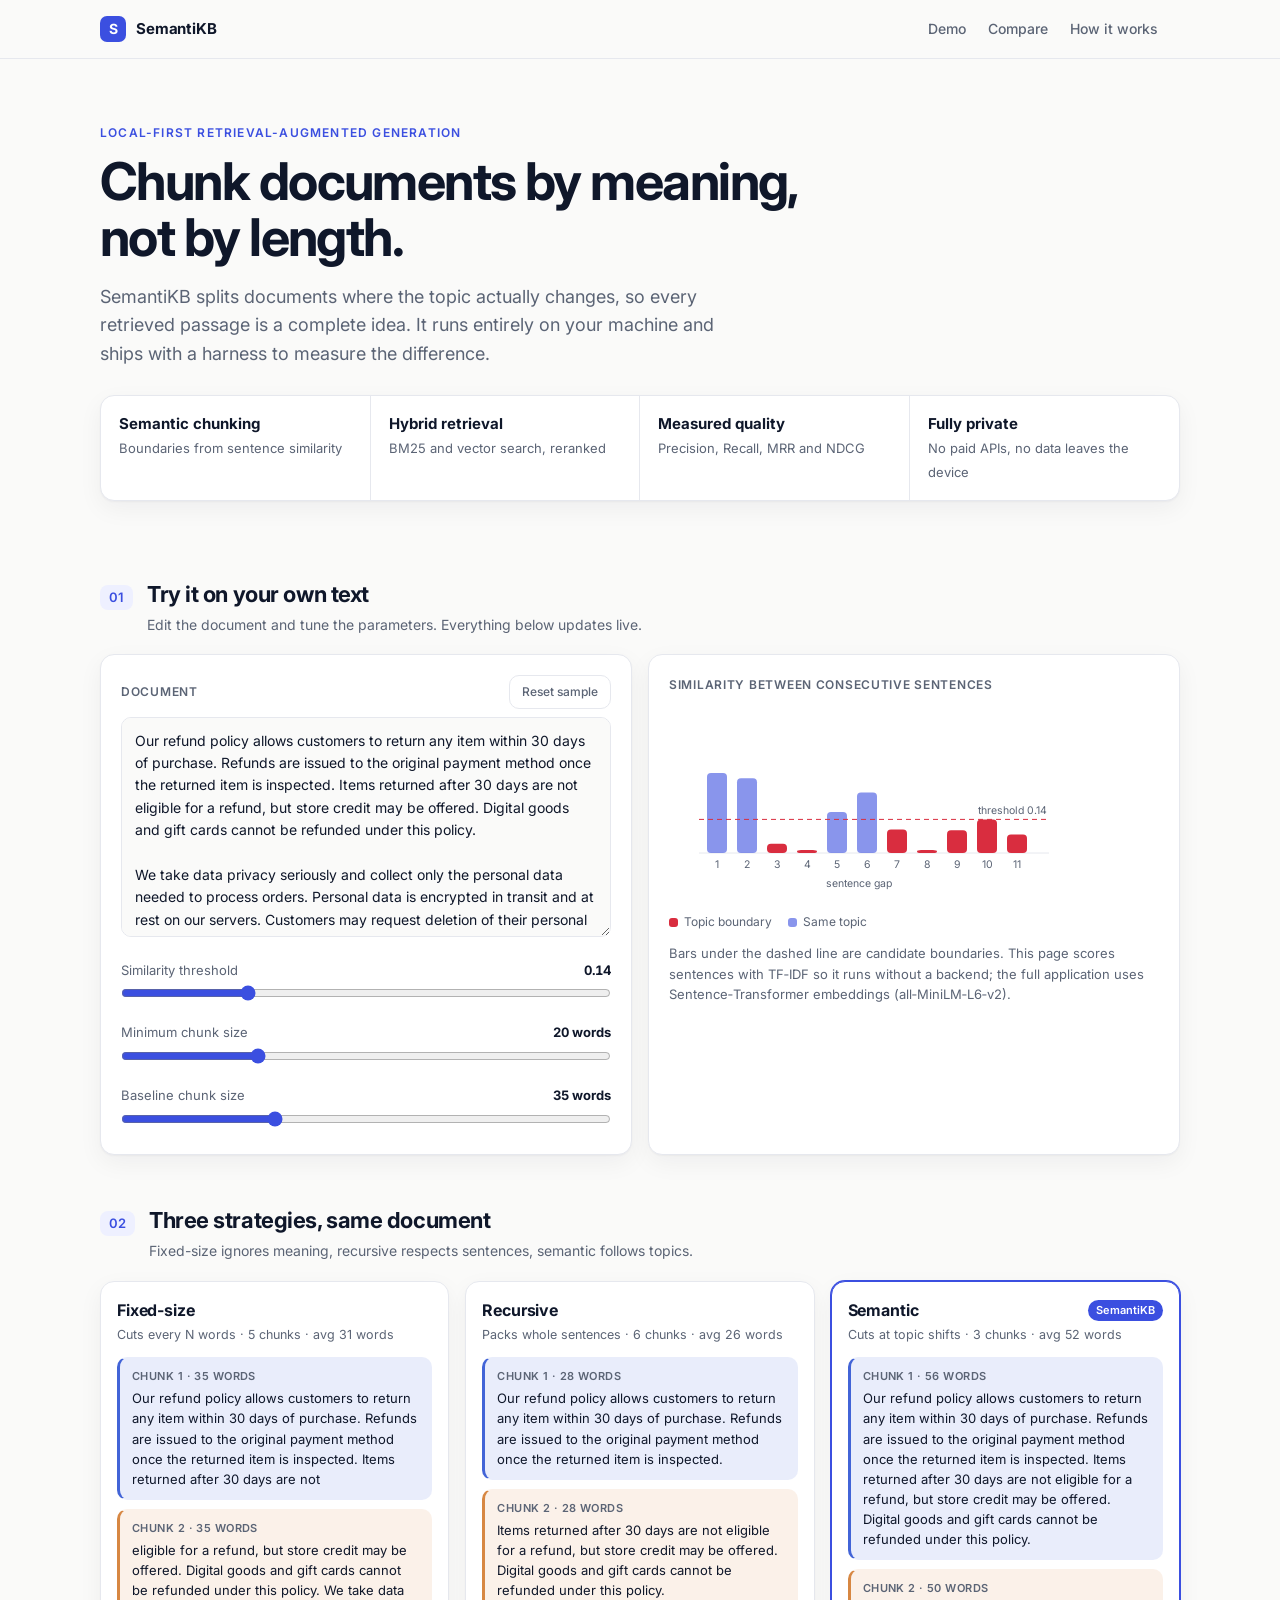
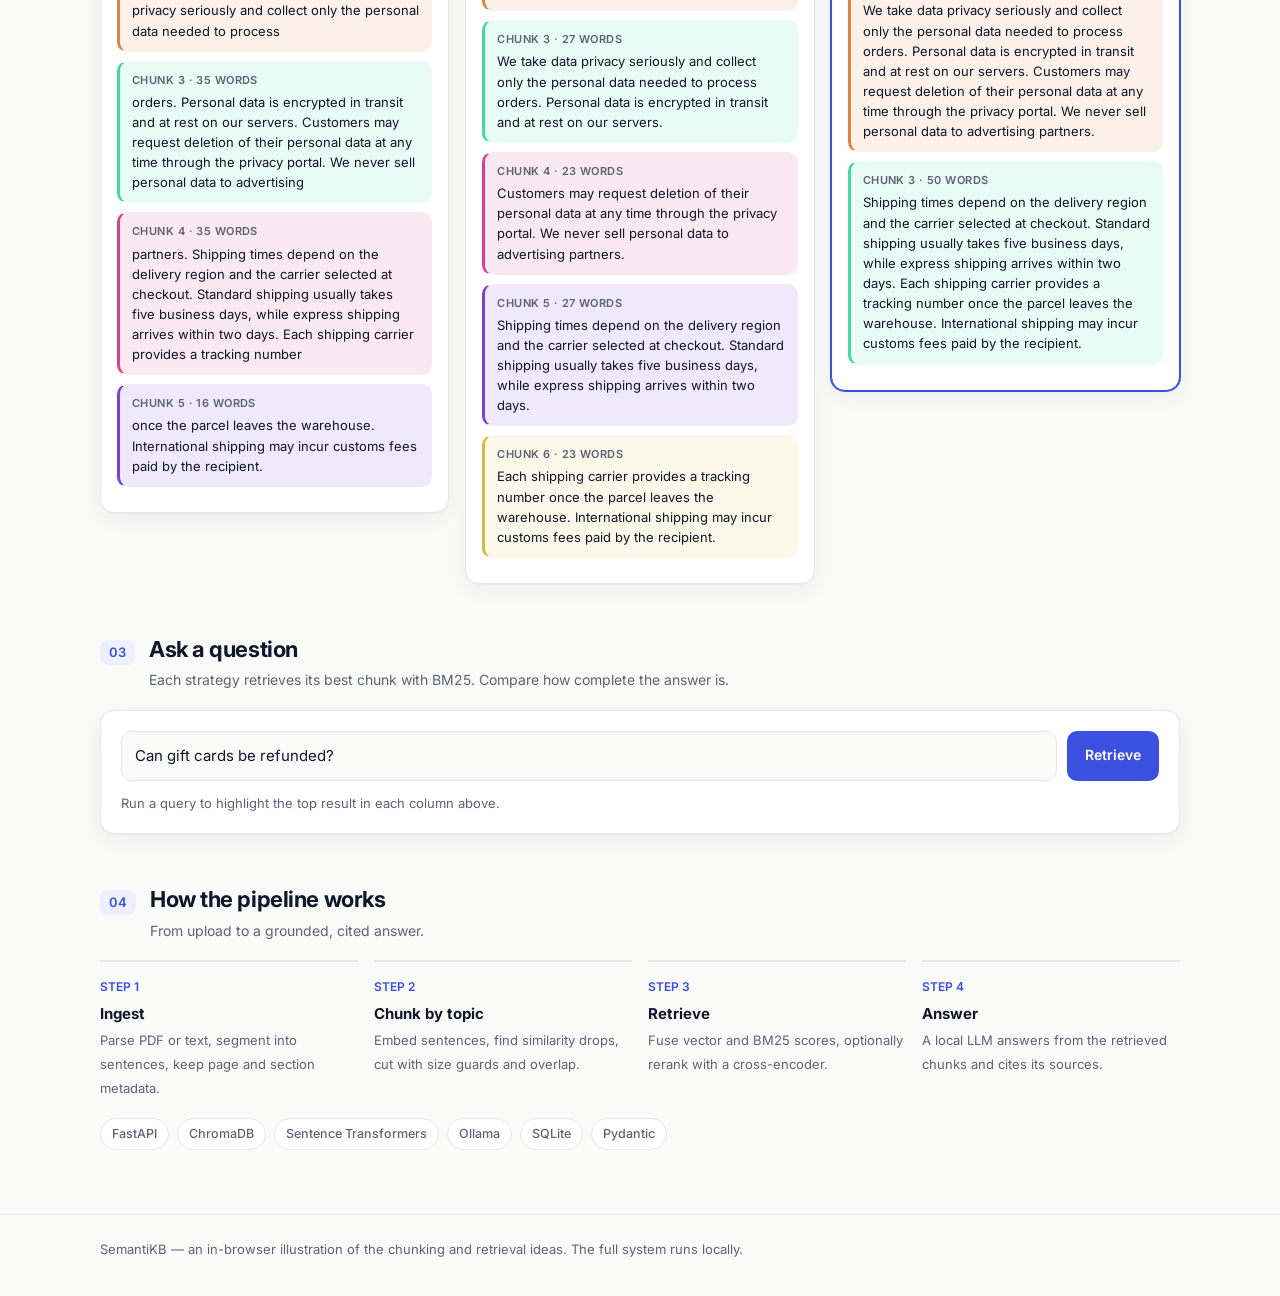
<file: index.html>
<!DOCTYPE html>
<html lang="en">
<head>
<meta charset="UTF-8">
<meta name="viewport" content="width=device-width, initial-scale=1, viewport-fit=cover">
<title>SemantiKB — Semantic Chunking Demo</title>
<link rel="icon" href="data:image/svg+xml,%3Csvg xmlns='http://www.w3.org/2000/svg' viewBox='0 0 32 32'%3E%3Crect width='32' height='32' rx='8' fill='%233b4fe0'/%3E%3Cpath d='M21 11.5c-1-1.6-2.8-2.5-5-2.5-2.8 0-4.6 1.4-4.6 3.5 0 4.6 9.6 2 9.6 7 0 2.2-2 3.5-4.9 3.5-2.4 0-4.4-1-5.5-2.8' fill='none' stroke='white' stroke-width='2.6' stroke-linecap='round'/%3E%3C/svg%3E">
<link rel="preconnect" href="https://fonts.googleapis.com">
<link rel="stylesheet" href="https://fonts.googleapis.com/css2?family=Inter:wght@400;500;600;700&display=swap">
<style>
:root{--bg:#fafaf9;--surface:#fff;--ink:#0f172a;--dim:#5b6475;--line:#e6e8ee;--accent:#3b4fe0;--on-accent:#fff;--soft:#eef0ff;--danger:#d92d3f;--shadow:0 1px 2px rgba(15,23,42,.04),0 8px 24px rgba(15,23,42,.05);
--r:14px;box-sizing:border-box;padding-top:env(safe-area-inset-top,0px);padding-bottom:env(safe-area-inset-bottom,0px);
font-family:Inter,-apple-system,BlinkMacSystemFont,"Segoe UI",Roboto,Helvetica,Arial,sans-serif;color-scheme:light}
@media (prefers-color-scheme:dark){:root:not([data-theme="light"]){--bg:#0b0d12;--surface:#12151c;--ink:#e8eaf0;--dim:#97a0b1;--line:#232836;--accent:#8b9bff;--on-accent:#0b0d12;--soft:#1a1f3a;--danger:#ff6b7a;--shadow:none;color-scheme:dark}}
:root[data-theme="dark"]{--bg:#0b0d12;--surface:#12151c;--ink:#e8eaf0;--dim:#97a0b1;--line:#232836;--accent:#8b9bff;--on-accent:#0b0d12;--soft:#1a1f3a;--danger:#ff6b7a;--shadow:none;color-scheme:dark}
html{scroll-padding-top:70px;scroll-behavior:smooth}
*{box-sizing:border-box}
body{margin:0;background:var(--bg);color:var(--ink);font-size:15px;line-height:1.6;-webkit-font-smoothing:antialiased}
a{color:var(--accent);text-decoration:none}
.wrap{max-width:1120px;margin:0 auto;padding:0 20px}
nav{position:sticky;top:env(safe-area-inset-top,0px);z-index:5;background:color-mix(in srgb,var(--bg) 88%,transparent);backdrop-filter:blur(10px);border-bottom:1px solid var(--line)}
nav .wrap{display:flex;align-items:center;justify-content:space-between;height:58px}
.brand{display:flex;align-items:center;gap:10px;font-weight:700;letter-spacing:-.01em;color:var(--ink)}
.mark{width:26px;height:26px;border-radius:7px;background:var(--accent);color:var(--on-accent);display:grid;place-items:center;font-size:14px;font-weight:700}
nav .links{display:flex;gap:22px;font-size:14px}
nav .links a{color:var(--dim);font-weight:500}
nav .links a:hover{color:var(--ink)}
.hero{padding:64px 0 36px}
.eyebrow{font-size:12px;font-weight:600;letter-spacing:.1em;text-transform:uppercase;color:var(--accent)}
h1{font-size:clamp(32px,5.4vw,52px);line-height:1.08;letter-spacing:-.03em;margin:12px 0 16px;max-width:760px;font-weight:700}
.lead{font-size:18px;color:var(--dim);max-width:660px;margin:0 0 26px}
.facts{display:grid;grid-template-columns:repeat(auto-fit,minmax(180px,1fr));border:1px solid var(--line);border-radius:var(--r);background:var(--surface);box-shadow:var(--shadow);overflow:hidden}
.fact{padding:16px 18px;border-right:1px solid var(--line)}
.fact:last-child{border-right:0}
.fact b{display:block;font-size:15px}
.fact span{font-size:13px;color:var(--dim)}
section{padding:40px 0 8px}
.sec-head{display:flex;align-items:baseline;gap:14px;margin-bottom:18px}
.num{font:600 13px/1 Inter,sans-serif;color:var(--accent);background:var(--soft);padding:6px 9px;border-radius:8px}
h2{font-size:22px;letter-spacing:-.02em;margin:0}
.desc{color:var(--dim);margin:2px 0 0;font-size:14px}
.card{background:var(--surface);border:1px solid var(--line);border-radius:var(--r);box-shadow:var(--shadow);padding:20px}
.grid2{display:grid;grid-template-columns:1fr 1fr;gap:16px}
@media (max-width:860px){.grid2{grid-template-columns:1fr}nav .links{display:none}.fact{border-right:0;border-bottom:1px solid var(--line)}.fact:last-child{border-bottom:0}}
.lbl{font-size:12px;font-weight:600;letter-spacing:.06em;text-transform:uppercase;color:var(--dim);margin-bottom:8px;display:flex;justify-content:space-between;align-items:center}
textarea,input[type=text]{width:100%;font:inherit;color:var(--ink);background:var(--bg);border:1px solid var(--line);border-radius:10px;padding:12px 13px;outline:none;transition:border-color .15s,box-shadow .15s}
textarea:focus,input[type=text]:focus{border-color:var(--accent);box-shadow:0 0 0 3px var(--soft)}
textarea{min-height:220px;resize:vertical;font-size:14px;line-height:1.6}
.sliders{display:grid;gap:14px;margin-top:16px}
.sl label{display:flex;justify-content:space-between;font-size:13px;color:var(--dim);margin-bottom:4px}
.sl b{color:var(--ink);font-variant-numeric:tabular-nums}
input[type=range]{width:100%;accent-color:var(--accent);margin:0}
button{font:inherit;font-weight:600;font-size:14px;border:0;border-radius:10px;padding:10px 18px;background:var(--accent);color:var(--on-accent);cursor:pointer;transition:transform .1s,opacity .15s}
button:hover{opacity:.9}button:active{transform:scale(.98)}
button.ghost{background:transparent;color:var(--dim);border:1px solid var(--line);padding:6px 12px;font-size:12px;font-weight:500}
.chart{overflow-x:auto;padding-bottom:4px}
svg text{fill:var(--dim);font-size:10.5px;font-family:Inter,sans-serif}
.legend{display:flex;gap:16px;font-size:12px;color:var(--dim);margin-top:8px}
.dot{display:inline-block;width:9px;height:9px;border-radius:3px;margin-right:6px;vertical-align:-1px}
.note{font-size:13px;color:var(--dim);margin:12px 0 0}
.cols{display:grid;grid-template-columns:repeat(3,1fr);gap:16px;align-items:start}
@media (max-width:980px){.cols{grid-template-columns:1fr}}
.col{background:var(--surface);border:1px solid var(--line);border-radius:var(--r);padding:16px;box-shadow:var(--shadow)}
.col.main{border-color:var(--accent);box-shadow:0 0 0 1px var(--accent),var(--shadow)}
.col-h{display:flex;justify-content:space-between;align-items:center;margin-bottom:2px}
.col-h h3{font-size:16px;margin:0;letter-spacing:-.01em}
.tag{font-size:11px;font-weight:600;background:var(--accent);color:var(--on-accent);padding:2px 8px;border-radius:99px}
.meta{font-size:12.5px;color:var(--dim);margin-bottom:12px}
.chunk{border-radius:10px;padding:10px 12px;margin-bottom:9px;font-size:13px;line-height:1.55;border:1px solid transparent;border-left:3px solid}
.chunk small{display:block;color:var(--dim);font-size:11px;font-weight:600;letter-spacing:.04em;text-transform:uppercase;margin-bottom:3px}
.chunk.hit{border-color:var(--accent);box-shadow:0 0 0 2px var(--soft)}
.chunk.hit small::after{content:"  ·  top result";color:var(--accent)}
.row{display:flex;gap:10px}
.steps{display:grid;grid-template-columns:repeat(4,1fr);gap:16px}
@media (max-width:900px){.steps{grid-template-columns:1fr 1fr}}@media (max-width:520px){.steps{grid-template-columns:1fr}}
.step{border-top:2px solid var(--line);padding-top:12px}
.step:hover{border-top-color:var(--accent)}
.step i{font:600 12px Inter,sans-serif;color:var(--accent);font-style:normal}
.step b{display:block;margin:4px 0 2px}
.step span{font-size:13px;color:var(--dim)}
.stack{display:flex;flex-wrap:wrap;gap:8px;margin-top:18px}
.stack span{font-size:12.5px;font-weight:500;padding:5px 11px;border:1px solid var(--line);border-radius:99px;background:var(--surface);color:var(--dim)}
footer{margin-top:56px;border-top:1px solid var(--line);padding:24px 0 36px;color:var(--dim);font-size:13px}
</style>
</head>
<body>
<nav><div class="wrap">
  <a class="brand" href="#top"><span class="mark">S</span>SemantiKB</a>
  <div class="links"><a href="#demo">Demo</a><a href="#compare">Compare</a><a href="#how">How it works</a><span id="gh"></span></div>
</div></nav>

<main class="wrap" id="top">
  <header class="hero">
    <div class="eyebrow">Local-first retrieval-augmented generation</div>
    <h1>Chunk documents by meaning, not by length.</h1>
    <p class="lead">SemantiKB splits documents where the topic actually changes, so every retrieved passage is a complete idea. It runs entirely on your machine and ships with a harness to measure the difference.</p>
    <div class="facts">
      <div class="fact"><b>Semantic chunking</b><span>Boundaries from sentence similarity</span></div>
      <div class="fact"><b>Hybrid retrieval</b><span>BM25 and vector search, reranked</span></div>
      <div class="fact"><b>Measured quality</b><span>Precision, Recall, MRR and NDCG</span></div>
      <div class="fact"><b>Fully private</b><span>No paid APIs, no data leaves the device</span></div>
    </div>
  </header>

  <section id="demo">
    <div class="sec-head"><span class="num">01</span><div><h2>Try it on your own text</h2><p class="desc">Edit the document and tune the parameters. Everything below updates live.</p></div></div>
    <div class="grid2">
      <div class="card">
        <div class="lbl">Document <button class="ghost" id="reset">Reset sample</button></div>
        <textarea id="txt" spellcheck="false"></textarea>
        <div class="sliders">
          <div class="sl"><label>Similarity threshold <b id="vTh"></b></label><input id="th" type="range" min="0.02" max="0.5" step="0.01" value="0.14"></div>
          <div class="sl"><label>Minimum chunk size <b id="vMin"></b></label><input id="mn" type="range" min="5" max="60" step="1" value="20"></div>
          <div class="sl"><label>Baseline chunk size <b id="vSz"></b></label><input id="sz" type="range" min="15" max="80" step="1" value="35"></div>
        </div>
      </div>
      <div class="card">
        <div class="lbl">Similarity between consecutive sentences</div>
        <div class="chart"><svg id="chart" height="190"></svg></div>
        <div class="legend"><span><i class="dot" style="background:var(--danger)"></i>Topic boundary</span><span><i class="dot" style="background:var(--accent);opacity:.6"></i>Same topic</span></div>
        <p class="note">Bars under the dashed line are candidate boundaries. This page scores sentences with TF‑IDF so it runs without a backend; the full application uses Sentence‑Transformer embeddings (all‑MiniLM‑L6‑v2).</p>
      </div>
    </div>
  </section>

  <section id="compare">
    <div class="sec-head"><span class="num">02</span><div><h2>Three strategies, same document</h2><p class="desc">Fixed-size ignores meaning, recursive respects sentences, semantic follows topics.</p></div></div>
    <div class="cols" id="cols"></div>
  </section>

  <section id="ask">
    <div class="sec-head"><span class="num">03</span><div><h2>Ask a question</h2><p class="desc">Each strategy retrieves its best chunk with BM25. Compare how complete the answer is.</p></div></div>
    <div class="card"><div class="row"><input type="text" id="q" value="Can gift cards be refunded?"><button id="go">Retrieve</button></div>
    <p class="note" id="qnote">Run a query to highlight the top result in each column above.</p></div>
  </section>

  <section id="how">
    <div class="sec-head"><span class="num">04</span><div><h2>How the pipeline works</h2><p class="desc">From upload to a grounded, cited answer.</p></div></div>
    <div class="steps">
      <div class="step"><i>STEP 1</i><b>Ingest</b><span>Parse PDF or text, segment into sentences, keep page and section metadata.</span></div>
      <div class="step"><i>STEP 2</i><b>Chunk by topic</b><span>Embed sentences, find similarity drops, cut with size guards and overlap.</span></div>
      <div class="step"><i>STEP 3</i><b>Retrieve</b><span>Fuse vector and BM25 scores, optionally rerank with a cross-encoder.</span></div>
      <div class="step"><i>STEP 4</i><b>Answer</b><span>A local LLM answers from the retrieved chunks and cites its sources.</span></div>
    </div>
    <div class="stack"><span>FastAPI</span><span>ChromaDB</span><span>Sentence Transformers</span><span>Ollama</span><span>SQLite</span><span>Pydantic</span></div>
  </section>
</main>

<footer><div class="wrap">SemantiKB — an in-browser illustration of the chunking and retrieval ideas. The full system runs locally.</div></footer>

<script>
const GITHUB = ""; // set to the repository URL to show a source link
const SAMPLE = "Our refund policy allows customers to return any item within 30 days of purchase. Refunds are issued to the original payment method once the returned item is inspected. Items returned after 30 days are not eligible for a refund, but store credit may be offered. Digital goods and gift cards cannot be refunded under this policy.\n\nWe take data privacy seriously and collect only the personal data needed to process orders. Personal data is encrypted in transit and at rest on our servers. Customers may request deletion of their personal data at any time through the privacy portal. We never sell personal data to advertising partners.\n\nShipping times depend on the delivery region and the carrier selected at checkout. Standard shipping usually takes five business days, while express shipping arrives within two days. Each shipping carrier provides a tracking number once the parcel leaves the warehouse. International shipping may incur customs fees paid by the recipient.";
const STOP = new Set("a an the and or but of to in on at by for with from is are was were be been it its this that these those as can may we our us they their any each once not no than then so such into under over".split(" "));
const $ = id => document.getElementById(id);
const esc = s => s.replace(/[&<>]/g, c => ({"&":"&amp;","<":"&lt;",">":"&gt;"}[c]));
const toks = s => (s.toLowerCase().match(/[a-z0-9]+/g) || []).filter(w => !STOP.has(w)).map(w => w.length > 4 ? w.replace(/(ing|ed|es|s)$/, "") : w);
const wc = s => (s.match(/\S+/g) || []).length;
const COLORS = [226, 28, 160, 330, 262, 48];

const sentences = t => t.trim().split(/(?<=[.!?])\s+/).filter(Boolean);
function vectors(sents) {
  const docs = sents.map(toks), df = {};
  docs.forEach(d => new Set(d).forEach(w => df[w] = (df[w] || 0) + 1));
  return docs.map(d => { const v = {}; d.forEach(w => v[w] = (v[w] || 0) + Math.log(1 + sents.length / df[w])); return v; });
}
const addv = vs => { const o = {}; vs.forEach(v => { for (const k in v) o[k] = (o[k] || 0) + v[k]; }); return o; };
function cos(a, b) {
  let d = 0, na = 0, nb = 0;
  for (const k in a) { na += a[k] * a[k]; if (b[k]) d += a[k] * b[k]; }
  for (const k in b) nb += b[k] * b[k];
  return na && nb ? d / Math.sqrt(na * nb) : 0;
}
function gapSims(vecs) {
  const out = [];
  for (let i = 0; i < vecs.length - 1; i++)
    out.push(cos(addv(vecs.slice(Math.max(0, i - 1), i + 1)), addv(vecs.slice(i + 1, i + 3))));
  return out;
}
function semantic(sents, sims, th, min) {
  const chunks = []; let cur = [], w = 0, seen = 0;
  const total = sents.reduce((a, s) => a + wc(s), 0);
  sents.forEach((s, i) => {
    cur.push(s); w += wc(s); seen += wc(s);
    const dip = i < sims.length && sims[i] < th && sims[i] <= (sims[i - 1] ?? 9) && sims[i] <= (sims[i + 1] ?? 9);
    if (dip && w >= min && total - seen >= min) { chunks.push(cur.join(" ")); cur = []; w = 0; }
  });
  if (cur.length) chunks.push(cur.join(" "));
  return chunks;
}
function fixed(text, size) {
  const words = text.match(/\S+/g) || [], out = [];
  for (let i = 0; i < words.length; i += size) out.push(words.slice(i, i + size).join(" "));
  return out;
}
function recursive(sents, size) {
  const out = []; let cur = [], w = 0;
  sents.forEach(s => {
    if (w + wc(s) > size && cur.length) { out.push(cur.join(" ")); cur = []; w = 0; }
    cur.push(s); w += wc(s);
  });
  if (cur.length) out.push(cur.join(" "));
  return out;
}
function bm25(chunks, query) {
  const docs = chunks.map(toks), q = toks(query), N = docs.length;
  const avg = docs.reduce((a, d) => a + d.length, 0) / N || 1;
  const scores = docs.map(d => q.reduce((sc, t) => {
    const tf = d.filter(x => x === t).length; if (!tf) return sc;
    const n = docs.filter(x => x.includes(t)).length;
    return sc + Math.log(1 + (N - n + .5) / (n + .5)) * tf * 2.2 / (tf + 1.2 * (.25 + .75 * d.length / avg));
  }, 0));
  const best = scores.indexOf(Math.max(...scores));
  return scores[best] > 0 ? best : -1;
}

function renderChart(sims, th) {
  const W = Math.max(sims.length * 30 + 50, 300), base = 150, scale = 120 / Math.max(.5, ...sims);
  let h = `<line x1="30" y1="${base}" x2="${W}" y2="${base}" stroke="var(--line)"/>`;
  sims.forEach((s, i) => {
    const bh = Math.max(3, s * scale), x = 38 + i * 30, cut = s < th;
    h += `<rect x="${x}" y="${base - bh}" width="20" height="${bh}" rx="4" fill="${cut ? "var(--danger)" : "var(--accent)"}" opacity="${cut ? 1 : .6}"><title>Gap ${i + 1}: ${s.toFixed(2)}</title></rect><text x="${x + 10}" y="${base + 15}" text-anchor="middle">${i + 1}</text>`;
  });
  const ty = base - th * scale;
  h += `<line x1="30" y1="${ty}" x2="${W}" y2="${ty}" stroke="var(--danger)" stroke-dasharray="5 4"/><text x="${W - 2}" y="${ty - 5}" text-anchor="end">threshold ${th.toFixed(2)}</text><text x="${W / 2}" y="184" text-anchor="middle">sentence gap</text>`;
  $("chart").setAttribute("width", W); $("chart").innerHTML = h;
}
function colHtml(name, desc, chunks, hit, main) {
  const avg = chunks.length ? Math.round(chunks.reduce((a, c) => a + wc(c), 0) / chunks.length) : 0;
  return `<div class="col ${main ? "main" : ""}"><div class="col-h"><h3>${name}</h3>${main ? '<span class="tag">SemantiKB</span>' : ""}</div><div class="meta">${desc} · ${chunks.length} chunks · avg ${avg} words</div>` +
    chunks.map((c, i) => `<div class="chunk ${i === hit ? "hit" : ""}" style="background:hsl(${COLORS[i % 6]} 70% 50% / .1);border-left-color:hsl(${COLORS[i % 6]} 65% 55%)"><small>Chunk ${i + 1} · ${wc(c)} words</small>${esc(c)}</div>`).join("") + `</div>`;
}
function update(runQuery) {
  const text = $("txt").value, th = +$("th").value, mn = +$("mn").value, sz = +$("sz").value;
  $("vTh").textContent = th.toFixed(2); $("vMin").textContent = mn + " words"; $("vSz").textContent = sz + " words";
  const sents = sentences(text);
  if (sents.length < 2) { $("cols").innerHTML = "<p class='note'>Enter at least two sentences.</p>"; $("chart").innerHTML = ""; return; }
  const sims = gapSims(vectors(sents));
  renderChart(sims, th);
  const set = [
    ["Fixed-size", "Cuts every N words", fixed(text, sz)],
    ["Recursive", "Packs whole sentences", recursive(sents, sz)],
    ["Semantic", "Cuts at topic shifts", semantic(sents, sims, th, mn)]
  ];
  const q = runQuery ? $("q").value : "";
  $("cols").innerHTML = set.map(([n, d, c], i) => colHtml(n, d, c, q ? bm25(c, q) : -1, i === 2)).join("");
  if (runQuery) { $("qnote").textContent = "Top result highlighted in each column."; document.getElementById("compare").scrollIntoView({behavior: "smooth"}); }
}

$("txt").value = SAMPLE;
["txt", "th", "mn", "sz"].forEach(id => $(id).addEventListener("input", () => update(false)));
$("go").onclick = () => update(true);
$("q").addEventListener("keydown", e => { if (e.key === "Enter") update(true); });
$("reset").onclick = () => { $("txt").value = SAMPLE; update(false); };
if (GITHUB) $("gh").innerHTML = `<a href="${GITHUB}" target="_blank" rel="noopener" style="color:var(--dim);font-weight:500">GitHub</a>`;
update(false);
</script>
</body>
</html>
</file>
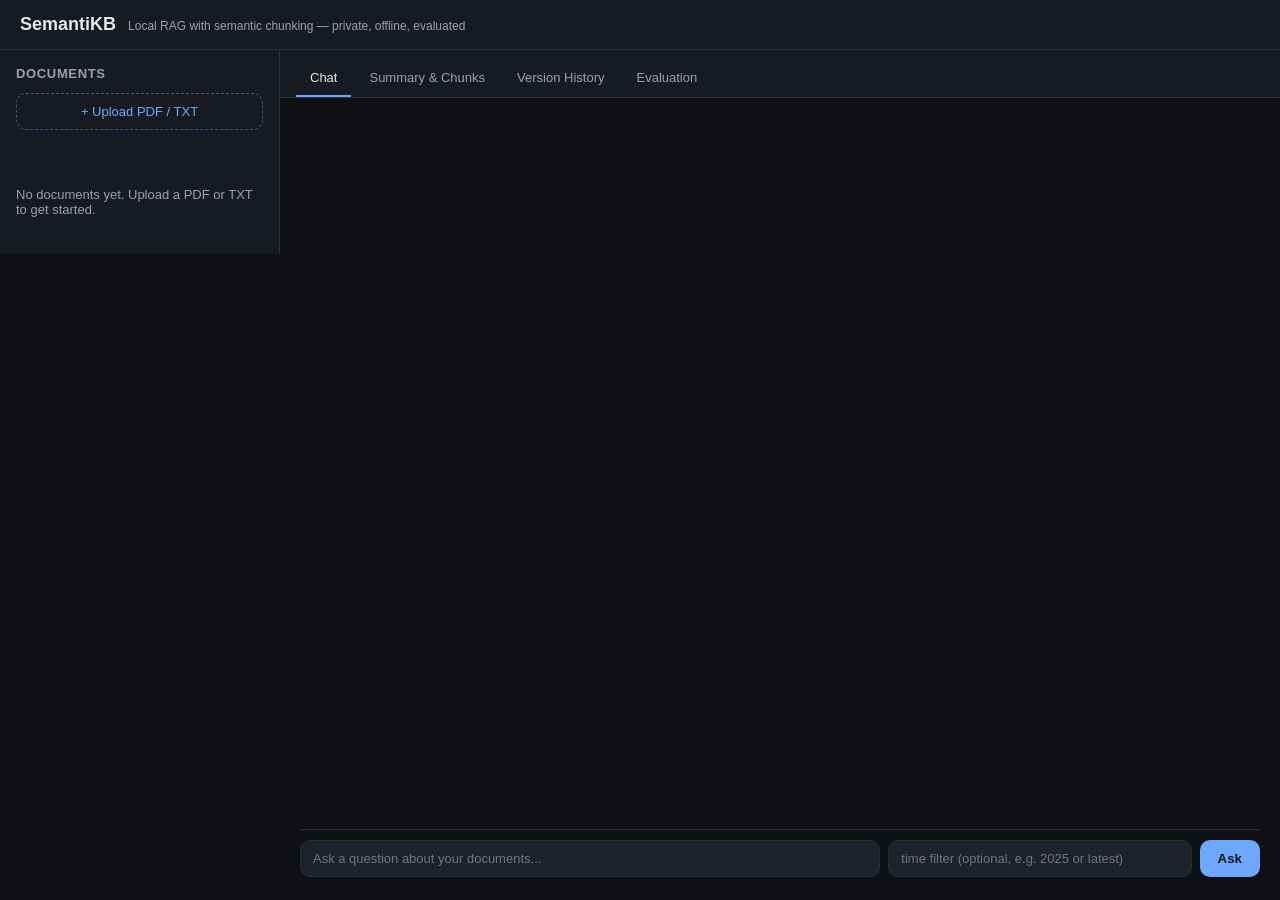
<file: frontend/index.html>
<!DOCTYPE html>
<html lang="en">
<head>
  <meta charset="UTF-8" />
  <meta name="viewport" content="width=device-width, initial-scale=1.0" />
  <title>SemantiKB</title>
  <link rel="stylesheet" href="./styles.css" />
</head>
<body>
  <header class="app-header">
    <h1>SemantiKB</h1>
    <span class="subtitle">Local RAG with semantic chunking — private, offline, evaluated</span>
  </header>
  <div id="app-root"></div>

  <script>
  
    window.PKA_API_BASE_URL = "http://localhost:8000";
  </script>
  <script type="module">
    import { App } from "./pages/App.js";
    new App(document.getElementById("app-root"));
  </script>
</body>
</html>
</file>
<file: frontend/styles.css>
:root {
  --bg: #0f1115;
  --panel: #171a21;
  --panel-alt: #1e222b;
  --border: #2a2f3a;
  --text: #e6e8ec;
  --text-dim: #9aa1ac;
  --accent: #6ea8fe;
  --accent-dim: #3a5a8a;
  --success: #4caf7d;
  --error: #e5636b;
  --radius: 10px;
  font-family: -apple-system, BlinkMacSystemFont, "Segoe UI", Roboto, Helvetica, Arial, sans-serif;
}

* { box-sizing: border-box; }

body {
  margin: 0;
  background: var(--bg);
  color: var(--text);
  font-size: 14px;
}

.app-header {
  display: flex;
  align-items: baseline;
  gap: 12px;
  padding: 14px 20px;
  border-bottom: 1px solid var(--border);
  background: var(--panel);
}
.app-header h1 { font-size: 18px; margin: 0; }
.app-header .subtitle { color: var(--text-dim); font-size: 12px; }

.app-shell {
  display: grid;
  grid-template-columns: 280px 1fr;
  height: calc(100vh - 53px);
}

/* --- Sidebar --- */
.sidebar {
  border-right: 1px solid var(--border);
  padding: 16px;
  overflow-y: auto;
  background: var(--panel);
}
.sidebar h2 { font-size: 13px; text-transform: uppercase; letter-spacing: 0.05em; color: var(--text-dim); margin: 0 0 12px; }

.upload-btn {
  display: block;
  text-align: center;
  padding: 10px;
  border: 1px dashed var(--accent-dim);
  border-radius: var(--radius);
  color: var(--accent);
  cursor: pointer;
  font-size: 13px;
  margin-bottom: 8px;
}
.upload-btn:hover { background: rgba(110, 168, 254, 0.08); }

.upload-status { font-size: 12px; color: var(--text-dim); margin-bottom: 12px; min-height: 16px; }

.doc-list { display: flex; flex-direction: column; gap: 6px; }
.doc-item {
  padding: 10px;
  border-radius: var(--radius);
  cursor: pointer;
  background: var(--panel-alt);
  border: 1px solid transparent;
}
.doc-item:hover { border-color: var(--border); }
.doc-item.selected { border-color: var(--accent); background: rgba(110, 168, 254, 0.08); }
.doc-name { font-weight: 500; font-size: 13px; overflow: hidden; text-overflow: ellipsis; white-space: nowrap; }
.doc-meta { font-size: 11px; color: var(--text-dim); margin-top: 2px; }

.empty { color: var(--text-dim); font-size: 13px; padding: 8px 0; }

/* --- Main area / tabs --- */
.main-area { display: flex; flex-direction: column; min-width: 0; }
.tabs {
  display: flex;
  gap: 4px;
  padding: 10px 16px 0;
  border-bottom: 1px solid var(--border);
  background: var(--panel);
}
.tab {
  background: none;
  border: none;
  color: var(--text-dim);
  padding: 10px 14px;
  cursor: pointer;
  font-size: 13px;
  border-bottom: 2px solid transparent;
}
.tab.active { color: var(--text); border-bottom-color: var(--accent); }
.tab:hover { color: var(--text); }

.tab-panel { display: none; flex: 1; overflow-y: auto; padding: 20px; }
.tab-panel.active { display: flex; flex-direction: column; }

/* --- Chat --- */
.chat-panel { display: flex; flex-direction: column; height: 100%; flex: 1; }
.chat-messages { flex: 1; overflow-y: auto; display: flex; flex-direction: column; gap: 14px; padding-bottom: 12px; }
.chat-msg { display: flex; }
.chat-msg.user { justify-content: flex-end; }
.chat-msg .bubble {
  max-width: 70%;
  padding: 10px 14px;
  border-radius: var(--radius);
  background: var(--panel-alt);
  line-height: 1.5;
}
.chat-msg.user .bubble { background: var(--accent-dim); }
.chat-msg.pending .bubble { color: var(--text-dim); font-style: italic; }

.citations { margin-top: 10px; font-size: 12px; color: var(--text-dim); border-top: 1px solid var(--border); padding-top: 8px; }
.citations ul { margin: 4px 0 0; padding-left: 18px; }
.citations code { color: var(--accent); }

.retrieved-sources { margin-top: 6px; font-size: 12px; color: var(--text-dim); }
.retrieved-sources summary { cursor: pointer; }
.source-block { background: var(--panel-alt); border-radius: 8px; padding: 8px 10px; margin-top: 6px; }
.source-meta { color: var(--accent); font-size: 11px; margin-bottom: 4px; }
.source-text { line-height: 1.4; }

.chat-form { display: flex; gap: 8px; padding-top: 10px; border-top: 1px solid var(--border); }
.chat-form input[type="text"] {
  background: var(--panel-alt);
  border: 1px solid var(--border);
  color: var(--text);
  padding: 10px 12px;
  border-radius: var(--radius);
  font-size: 13px;
}
#chat-input { flex: 2; }
.time-filter-input { flex: 1; }
.chat-form button {
  background: var(--accent);
  border: none;
  color: #0f1115;
  font-weight: 600;
  padding: 0 18px;
  border-radius: var(--radius);
  cursor: pointer;
}
.chat-form button:hover { opacity: 0.9; }

/* --- Insights panel --- */
.insights-panel h3 { font-size: 13px; text-transform: uppercase; letter-spacing: 0.05em; color: var(--text-dim); margin: 18px 0 8px; }
.insights-panel h3:first-child { margin-top: 0; }

.config-grid { display: grid; grid-template-columns: repeat(auto-fit, minmax(160px, 1fr)); gap: 8px; }
.config-grid > div {
  background: var(--panel-alt);
  border-radius: 8px;
  padding: 8px 10px;
  display: flex;
  justify-content: space-between;
  gap: 8px;
  font-size: 12px;
}
.config-grid span { color: var(--text-dim); }
.hint { color: var(--text-dim); font-size: 12px; margin-top: 6px; }

.strategy-selector { display: flex; gap: 16px; font-size: 13px; margin-bottom: 10px; }

.chunk-count { color: var(--text-dim); font-size: 12px; margin-bottom: 8px; }
.chunk-list { display: flex; flex-direction: column; gap: 8px; }
.chunk-item { background: var(--panel-alt); border-radius: 8px; padding: 10px 12px; }
.chunk-meta { font-size: 11px; color: var(--accent); margin-bottom: 4px; }
.chunk-text { line-height: 1.4; font-size: 13px; }

/* --- Version history --- */
.version-table, .eval-table { width: 100%; border-collapse: collapse; font-size: 13px; margin-bottom: 16px; }
.version-table th, .version-table td, .eval-table th, .eval-table td {
  padding: 8px 10px;
  border-bottom: 1px solid var(--border);
  text-align: left;
}
.diff-form { display: flex; gap: 12px; align-items: center; font-size: 13px; margin-bottom: 12px; }
.diff-form select { background: var(--panel-alt); color: var(--text); border: 1px solid var(--border); border-radius: 6px; padding: 4px 8px; }
.diff-form button {
  background: var(--accent); border: none; color: #0f1115; font-weight: 600;
  padding: 6px 14px; border-radius: 8px; cursor: pointer;
}
.diff-result { display: flex; flex-direction: column; gap: 10px; }
.diff-col { background: var(--panel-alt); border-radius: 8px; padding: 10px 12px; font-size: 12px; }
.diff-col.added { border-left: 3px solid var(--success); }
.diff-col.removed { border-left: 3px solid var(--error); }
.diff-col ul { margin: 6px 0 0; padding-left: 16px; }

/* --- Evaluation --- */
.eval-panel textarea {
  width: 100%;
  background: var(--panel-alt);
  color: var(--text);
  border: 1px solid var(--border);
  border-radius: var(--radius);
  padding: 10px;
  font-family: ui-monospace, monospace;
  font-size: 12px;
  margin-bottom: 10px;
}
.eval-panel button {
  background: var(--accent); border: none; color: #0f1115; font-weight: 600;
  padding: 8px 16px; border-radius: 8px; cursor: pointer; margin-bottom: 16px;
}
.error { color: var(--error); }
</file>
